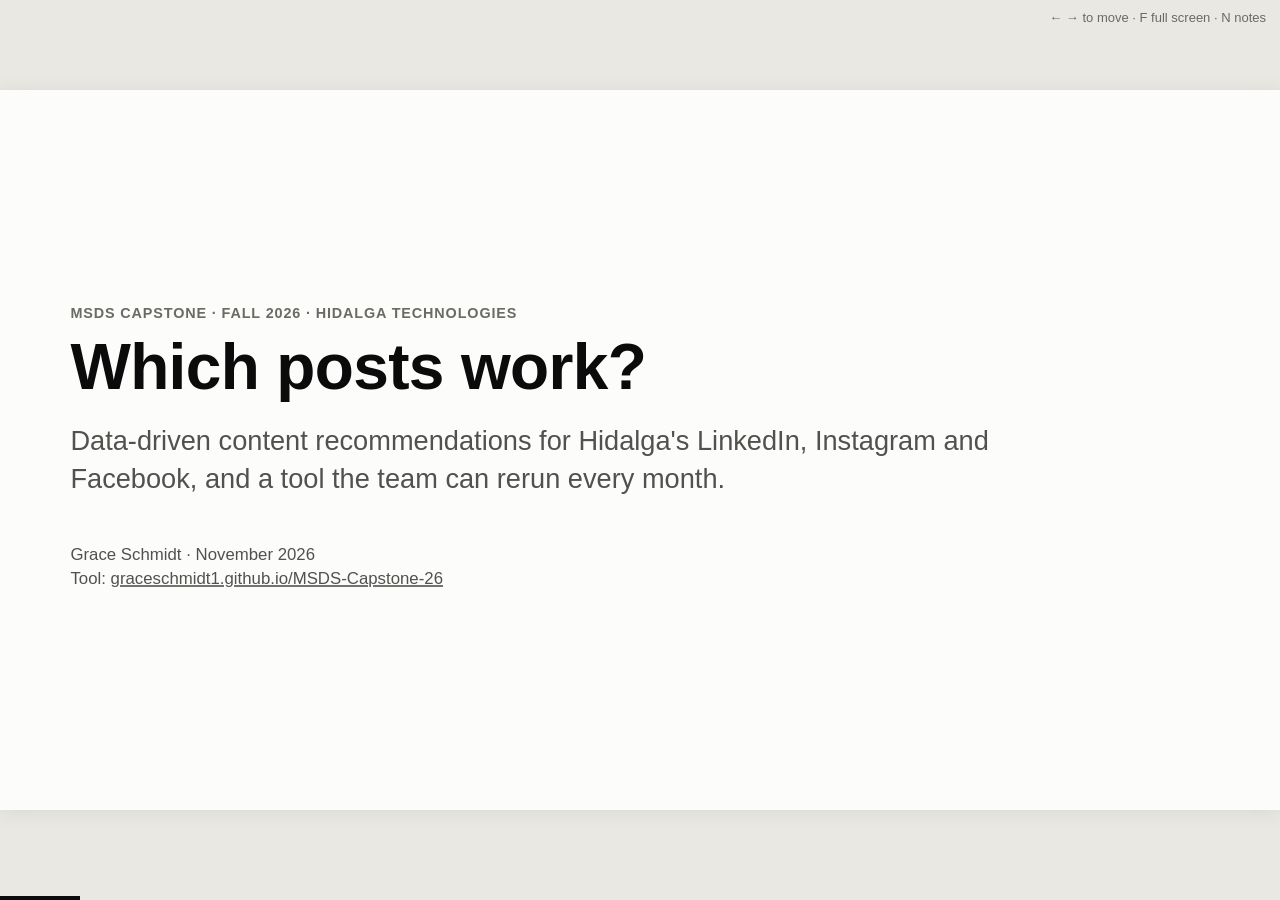
<file: presentation/index.html>
<!doctype html>
<html lang="en">
<head>
<meta charset="utf-8">
<meta name="viewport" content="width=device-width, initial-scale=1">
<title>Which Posts Work?</title>
<link rel="icon" href="data:,">
<style>
:root{--bg:#fcfcfb;--card:#ffffff;--ink:#0b0b0b;--ink2:#52514e;--muted:#6b6a65;--line:#e6e5e0;
--good:#1d7a4f;--bad:#b3261e;--lean:#8a5a00;--fb:#2a78d6;--ig:#eb6834;--li:#1baf7a;color-scheme:light}
*{box-sizing:border-box}
html,body{margin:0;height:100%;background:#e9e8e3;overflow:hidden}
body{font:400 26px/1.4 -apple-system,BlinkMacSystemFont,"Segoe UI",Roboto,Helvetica,Arial,sans-serif;color:var(--ink)}
/* 1600×900 slides, scaled to fit the window (see the script) */
.deck{position:absolute;left:50%;top:50%;width:1600px;height:900px;transform-origin:center center}
.slide{position:absolute;inset:0;background:var(--bg);padding:64px 88px 56px;display:flex;flex-direction:column;
  box-shadow:0 2px 24px rgba(0,0,0,.08);visibility:hidden}
.slide.on{visibility:visible}
.kicker{font-size:18px;font-weight:600;letter-spacing:.06em;text-transform:uppercase;color:var(--muted);margin:0 0 10px}
h1{font-size:64px;line-height:1.1;margin:0 0 24px;letter-spacing:-.01em}
h2{font-size:46px;line-height:1.15;margin:0 0 28px;letter-spacing:-.01em}
h3{font-size:26px;margin:0 0 10px}
p{margin:0 0 16px}
ul{margin:0;padding-left:1.1em}li{margin:0 0 12px}li::marker{color:var(--muted)}
.lead{font-size:30px;color:var(--ink2);max-width:1250px}
.small{font-size:21px;color:var(--ink2)}.muted{color:var(--muted)}
.cap{font-size:20px;color:var(--ink2);margin-top:14px;max-width:1350px}
.body{flex:1;min-height:0;display:flex;flex-direction:column;justify-content:center;padding-bottom:28px}
/* text-only slides: larger type so the cards fill the slide */
.roomy .card{padding:34px 36px}.roomy .card h3{font-size:32px;margin-bottom:18px}
.roomy .card p,.roomy .card li{font-size:28px;line-height:1.4}.roomy .card li{margin-bottom:16px}
.cols{display:grid;gap:40px;min-height:0;align-items:center}.cols>.card{align-self:stretch}
.c2{grid-template-columns:1fr 1fr}.c3{grid-template-columns:repeat(3,1fr)}.c55{grid-template-columns:1.25fr 1fr}
.card{background:var(--card);border:1px solid var(--line);border-radius:14px;padding:26px 28px}
.card h3{margin-bottom:12px}.card p,.card li{font-size:22px;color:var(--ink2)}
.n{font-size:56px;font-weight:650;line-height:1;margin-bottom:8px;font-variant-numeric:tabular-nums}
figure{margin:0;display:flex;flex-direction:column;min-height:0}
figure img{display:block;max-width:100%;max-height:560px;object-fit:contain;border:1px solid var(--line);border-radius:10px;background:#fcfcfb}
.shot img{box-shadow:0 4px 18px rgba(0,0,0,.08)}
.good{color:var(--good)}.bad{color:var(--bad)}.lean{color:var(--lean)}
.tag{font-weight:650}
table{border-collapse:collapse;width:100%;font-size:22px}
th,td{text-align:left;padding:10px 12px;border-bottom:1px solid var(--line);vertical-align:top}
th{color:var(--ink2);font-weight:600;font-size:19px}td.num{text-align:right;font-variant-numeric:tabular-nums}
.foot{position:absolute;left:88px;right:88px;bottom:22px;display:flex;justify-content:space-between;font-size:15px;color:var(--muted)}
.dot{display:inline-block;width:14px;height:14px;border-radius:50%;margin-right:8px;vertical-align:1px}
a{color:inherit}
code{font:500 .85em ui-monospace,SFMono-Regular,Menlo,monospace;background:#f1f0ec;padding:1px 6px;border-radius:5px}
/* pipeline diagram */
.flow{display:grid;grid-template-columns:1.15fr 64px 1fr 64px 1.05fr;align-items:stretch;gap:0}
.flow .arrow{display:flex;align-items:center;justify-content:center;font-size:40px;color:var(--muted)}
.src{background:var(--card);border:1px solid var(--line);border-radius:14px;padding:18px 22px;margin-bottom:16px}
.src h3{font-size:23px;margin-bottom:6px}.src p,.src li{font-size:19px;color:var(--ink2);margin:0 0 4px}
.src ul{padding-left:1em}
.stack{display:flex;flex-direction:column;justify-content:center}
.ver{display:flex;gap:14px;align-items:baseline;padding:10px 0;border-bottom:1px solid var(--line);font-size:21px}
.ver b{min-width:46px}
/* speaker notes (N) */
.notes{display:none}
#notes{position:fixed;left:0;right:0;bottom:0;max-height:34vh;overflow:auto;background:#1d1d1c;color:#f2f1ec;
  font-size:17px;line-height:1.5;padding:14px 22px 18px;z-index:5}
#notes p{margin:0 0 8px}
#bar{position:fixed;left:0;bottom:0;height:4px;background:var(--ink);transition:width .2s;z-index:6}
#help{position:fixed;right:14px;top:10px;font:13px -apple-system,sans-serif;color:#6b6a65;z-index:6}
@media print{
  html,body{overflow:visible;background:#fff;height:auto}
  .deck{position:static;transform:none!important;width:auto;height:auto}
  .slide{position:relative;visibility:visible;width:1600px;height:900px;box-shadow:none;page-break-after:always;break-after:page}
  #notes,#bar,#help{display:none!important}
  @page{size:1600px 900px;margin:0}
}
</style>
</head>
<body>
<div class="deck" id="deck">

<!-- 1 ─ Title -->
<section class="slide" style="justify-content:center">
  <p class="kicker">MSDS Capstone · Fall 2026 · Hidalga Technologies</p>
  <h1 style="font-size:80px;max-width:1300px">Which posts work?</h1>
  <p class="lead" style="font-size:34px">Data-driven content recommendations for Hidalga's LinkedIn, Instagram and Facebook, and a
    tool the team can rerun every month.</p>
  <p class="small" style="margin-top:40px">Grace Schmidt · November 2026<br>
    Tool: <a href="https://graceschmidt1.github.io/MSDS-Capstone-26/">graceschmidt1.github.io/MSDS-Capstone-26</a></p>
  <aside class="notes"><p>Thanks for making the time. About 20 minutes of slides, then a live demo and the rest of the hour
    for your questions and what Hidalga wants next.</p></aside>
</section>

<!-- 2 ─ The question -->
<section class="slide roomy">
  <p class="kicker">The question</p>
  <h2>Hidalga posts on three platforms. Which choices actually help a post do well?</h2>
  <div class="body">
    <div class="cols c2">
      <div class="card"><h3>1 · Find what works</h3>
        <p>For each platform, which choices go with higher engagement once reach is accounted for:
          <b>format</b>, <b>content pillar</b>, <b>ICP segment</b>, <b>timing</b>, <b>paid boost</b>?</p></div>
      <div class="card"><h3>2 · Hand it over</h3>
        <p>A tool the marketing team can rerun each month on new exports, with plain verdicts
          (“do more”, “do less”, “keep testing”) and scores for planned posts. No data science needed.</p></div>
    </div>
    <p class="cap" style="margin-top:32px">Engagement rate = (reactions + comments + shares + clicks) ÷ impressions,
      one formula for every platform. Results are patterns in past posts, not proof of cause.</p>
  </div>
  <aside class="notes"><p>Two goals: an answer now, and a tool that keeps answering as new posts come in.</p>
    <p>The unified rate matters: Loomly's Instagram rate divided by reach, LinkedIn's by impressions. One formula makes
    posts comparable within a platform.</p></aside>
</section>

<!-- 3 ─ Data: exports → master -->
<section class="slide">
  <p class="kicker">The data</p>
  <h2>Two tools' exports, combined into one master workbook</h2>
  <div class="body">
    <div class="flow">
      <div class="stack">
        <div class="src"><h3>Loomly <span class="muted" style="font-weight:400">(scheduling tool)</span></h3>
          <ul><li>Social media workbook: every Facebook, Instagram and LinkedIn post with date, time, format,
            labels (pillar, ICP segment) and metrics</li>
            <li>Monthly follower counts; click data for Loomly short links</li></ul></div>
        <div class="src"><h3>LinkedIn <span class="muted" style="font-weight:400">(page admin exports)</span></h3>
          <ul><li>Content export: LinkedIn's own numbers per post, plus daily page metrics</li>
            <li>Visitors export: daily visitors and visitor demographics</li></ul></div>
      </div>
      <div class="arrow">→</div>
      <div class="stack">
        <div class="src" style="margin:0"><h3>Clean and choose</h3>
          <ul><li>~35 files were <b>repeated, overlapping pulls</b> of the same accounts, so keep the most complete,
            latest copy of each record, not all of them</li>
            <li>Facebook and Instagram numbers from Loomly; <b>LinkedIn numbers from LinkedIn's own export</b>;
            pillar and segment tags from Loomly labels</li>
            <li>Backfill tags on older posts, one unified engagement rate</li></ul></div>
      </div>
      <div class="arrow">→</div>
      <div class="stack">
        <div class="src" style="margin:0"><h3>Master workbook</h3>
          <p style="margin-bottom:10px">One row per post, plus supporting sheets</p>
          <div class="n" style="font-size:52px">391</div>
          <p>posts, Sep 2025 – Sep 2026<br>
            <span class="dot" style="background:var(--fb)"></span>Facebook 124
            <span class="dot" style="background:var(--ig);margin-left:10px"></span>Instagram 130<br>
            <span class="dot" style="background:var(--li)"></span>LinkedIn 137 · 100% tagged</p></div>
      </div>
    </div>
  </div>
  <aside class="notes"><p>You know these exports better than anyone. The work was deciding which copy to trust: each month's
    Loomly workbook restarts at January 1, so the files overlap heavily. Concatenating them would multiply posts 3–8×.</p>
    <p>LinkedIn rule we agreed on: LinkedIn's native numbers are the record; Loomly's LinkedIn numbers are kept only for
    comparison. Every choice is written down in DATA_CLEANING_PLAN.md and merge_decisions.csv.</p></aside>
</section>

<!-- 4 ─ Data: master versions -->
<section class="slide">
  <p class="kicker">The data</p>
  <h2>The master grows by versions, and old rows never change</h2>
  <div class="body">
    <div class="cols c55">
      <div>
        <div class="ver"><b>v1</b><span>Full consolidation of the Loomly and LinkedIn exports: <b>374 posts</b>, tags reviewed by hand</span></div>
        <div class="ver"><b>v2</b><span>September Loomly workbook merged in: <b>+17 posts</b>, +3 follower months, +6 links</span></div>
        <div class="ver"><b>v3</b><span>Reviewed corrections: 40 pillars recovered, experiment period flagged; <b>100% tagged</b></span></div>
        <div class="ver"><b>v4…</b><span>Next month: drop the new exports into the web page, download the next version</span></div>
        <p class="cap" style="margin-top:22px">Each update starts from a copy of the last master, only appends new rows, logs
          (never applies) changed numbers for posts it already has, then re-reads every original cell and stops if
          anything differs.</p>
      </div>
      <div class="card" style="align-self:start"><h3>Partial exports are fine</h3>
        <p>Any subset of the exports works. Without the LinkedIn content export, new LinkedIn posts use Loomly's numbers
          and the tool says so.</p>
        <h3 style="margin-top:22px">Things it flags</h3>
        <ul><li>new posts with no pillar or ICP segment in Loomly</li>
          <li>a post format the tool hasn't seen</li>
          <li>a file it doesn't recognise</li></ul></div>
    </div>
  </div>
  <aside class="notes"><p>Append-only is what makes this safe to hand over: you can't accidentally overwrite history.</p>
    <p>One practical ask (later slide): export a fresh Loomly workbook each time rather than adding to last month's file,
    otherwise older posts carry stale numbers.</p></aside>
</section>

<!-- 5 ─ Key idea: reach -->
<section class="slide">
  <p class="kicker">The key idea</p>
  <h2>Small posts naturally have high rates, so compare each post with its reach</h2>
  <div class="body">
    <figure><img src="img/reach.png" alt="Engagement rate against impressions for each platform, with a curve for the typical rate at each reach"></figure>
    <p class="cap">Each dot is a post; the black line is the typical rate for that many impressions (a spline fitted per
      platform). A post's <b>lift</b> is how far it sits above or below the line. Every result that follows compares lift,
      not raw rate.</p>
  </div>
  <aside class="notes"><p>Without this, the analysis just rediscovers audience size. Example: early on “video is the worst
    format” — but videos were reaching more people. After reach, video is no different from images.</p>
    <p>Instagram shows it most clearly: rate falls steadily as impressions rise.</p></aside>
</section>

<!-- 6 ─ Approach -->
<section class="slide roomy">
  <p class="kicker">Approach</p>
  <h2>Two stages: understand the past, then make it usable</h2>
  <div class="body">
    <div class="cols c3">
      <div class="card"><h3>Stage 1 · Models</h3>
        <ul><li>Regression on engagement rate, one model per platform</li>
          <li>Classification: did a post beat its reach?</li>
          <li>OLS, ridge, lasso, elastic net, trees, random forest</li></ul></div>
      <div class="card"><h3>Stage 1 · Checks</h3>
        <ul><li>Repeated cross-validation (5-fold × 10)</li>
          <li>500 bootstrap refits, 5 sensitivity variants</li>
          <li>Corrections for many comparisons; effect sizes</li></ul></div>
      <div class="card"><h3>Stage 2 · Tool</h3>
        <ul><li>Plain verdicts per choice, per platform</li>
          <li>What changed in the last 90 days</li>
          <li>Scores for planned posts</li>
          <li>Runs in the browser; Excel and HTML reports</li></ul></div>
    </div>
    <p class="cap" style="margin-top:30px">Everything is in Python with versioned runs: each result records the data file's hash,
      the code version and the random seed, so it can be reproduced exactly.</p>
  </div>
  <aside class="notes"><p>Stage 1 answered “is there anything here, and how sure are we?”. Stage 2 turned the reliable
    parts into something the team can run without me.</p></aside>
</section>

<!-- 7 ─ What works -->
<section class="slide">
  <p class="kicker">Findings</p>
  <h2>Format is what matters, most clearly on LinkedIn</h2>
  <div class="body">
    <figure><img src="img/formats.png" alt="Each format compared with Image after reach, with 95% intervals and the tool's verdicts"></figure>
    <p class="cap">Lift compared with Image posts on the same platform, with 95% bootstrap intervals; post counts in brackets.
      <b class="good">LinkedIn Documents</b> average <b>+14 points</b> (77% beat their reach) and hold in every check;
      <b class="bad">LinkedIn Links</b> trail by 3 points (11% beat their reach). Instagram Carousel and LinkedIn
      Multi-Image are promising.</p>
  </div>
  <aside class="notes"><p>Document = the PDF/carousel-style LinkedIn post. All 13 ran July–September 2026, so a
    period-specific factor can't be fully ruled out; that's why “keep doing them and keep measuring”.</p>
    <p>Format is the only factor whose joint test survives the multiple-comparison correction (LinkedIn and
    Instagram).</p></aside>
</section>

<!-- 8 ─ What doesn't matter -->
<section class="slide">
  <p class="kicker">Findings</p>
  <h2>Pillar, segment, timing and boost: no detectable difference yet</h2>
  <div class="body">
    <div class="cols c55">
      <div>
        <table>
          <thead><tr><th>Joint test, after correction</th><th>Facebook</th><th>Instagram</th><th>LinkedIn</th></tr></thead>
          <tbody>
            <tr><td><b>Format</b></td><td class="num">0.33</td><td class="num"><b>0.02</b></td><td class="num"><b>&lt;0.001</b></td></tr>
            <tr><td>Content pillar</td><td class="num">0.33</td><td class="num">0.52</td><td class="num">0.96</td></tr>
            <tr><td>ICP segment</td><td class="num">0.41</td><td class="num">0.35</td><td class="num">0.96</td></tr>
            <tr><td>Timing (weekend, time of day)</td><td class="num">0.83</td><td class="num">0.71</td><td class="num">0.96</td></tr>
            <tr><td>Paid boost</td><td class="num">–</td><td class="num">–</td><td class="num">0.96</td></tr>
          </tbody>
        </table>
        <p class="cap">Joint Wald tests from a regression of lift on every option (robust standard errors),
          Benjamini–Hochberg adjusted p-values. Below 0.05 = evidence that the options differ.</p>
      </div>
      <div class="card" style="align-self:start"><h3>What that means</h3>
        <p>Choose pillar and segment on strategy, not on past engagement. The differences are small enough that ~125 posts
          per platform can't separate them.</p>
        <p>The tool lists each unsettled choice with roughly how many more posts would settle it (e.g. Instagram Carousel:
          about 15).</p></div>
    </div>
  </div>
  <aside class="notes"><p>A null result is still useful: it says the team isn't leaving engagement on the table by
    choosing pillars and segments for business reasons.</p>
    <p>“No detectable difference” is not “no difference”: with more posts some of these may separate.</p></aside>
</section>

<!-- 9 ─ How sure -->
<section class="slide">
  <p class="kicker">How sure are we?</p>
  <h2>Better than guessing, but individual posts stay hard to predict</h2>
  <div class="body">
    <figure><img src="img/models.png" alt="Held-out R squared and AUC for each platform, mean and one standard deviation"></figure>
    <p class="cap">Scores on posts the models didn't see (5-fold cross-validation × 10, mean ± 1 SD). Instagram's rate is
      partly predictable (R² 0.44, mostly from reach); Facebook's isn't. Whether a post beats its reach is predicted
      at AUC 0.64–0.67 on every platform: useful for ranking a plan, not for promising a number. The tool marks
      Facebook's scores as rough.</p>
  </div>
  <aside class="notes"><p>Rigor behind every verdict: a choice is “Do more / Do less” only if it survives the
    multiple-comparison correction AND holds whether reach is modelled with 3, 4 or 5 spline knots.</p>
    <p>Also checked: standard errors when a post counts in several segments (naive ones were up to 1.8× too small,
    so all tests use robust errors).</p></aside>
</section>

<!-- 10 ─ Facebook -->
<section class="slide">
  <p class="kicker">A closer look</p>
  <h2>Facebook's recent rise is a swing, not a trend</h2>
  <div class="body">
    <div class="cols c55">
      <figure><img src="img/quarters.png" alt="Share of posts beating their reach by quarter for each platform"></figure>
      <div>
        <p>Facebook went 18% → 61% → 27% → 69% of posts beating their reach, quarter by quarter.</p>
        <ul class="small"><li>Median <b>17 impressions</b> per post: one or two interactions move a rate by 5–15 points</li>
          <li>Not format, pillar, segment, timing or follower growth (6 → 18 followers, steady)</li>
          <li>Not the Q2–Q3 experiment period: no effect on any platform once content is in the model</li></ul>
        <p class="cap">Share of posts above the dashed 50% line = more posts beat their reach than not. Quarters with at
          least 10 posts.</p>
      </div>
    </div>
  </div>
  <aside class="notes"><p>The tool's 90-day check flagged Facebook as “doing better recently” (71% vs 38%). Rather
    than report that as a win, I tested it: it's the latest upswing of a quarter-to-quarter swing on a tiny audience.
    The report now carries a caution note for Facebook.</p>
    <p>LinkedIn's rise is real but explained: it's the Document posts.</p></aside>
</section>

<!-- 11 ─ The tool -->
<section class="slide">
  <p class="kicker">The tool</p>
  <h2>A web page: drop in the files, read the results</h2>
  <div class="body">
    <div class="cols c2">
      <figure class="shot"><img src="img/tool_inputs.png" alt="The tool's input screen with three drop boxes"></figure>
      <figure class="shot"><img src="img/tool_linkedin.png" alt="The LinkedIn results tab with verdicts and a chart"></figure>
    </div>
    <p class="cap">Left: master workbook (required), new exports and a plan of upcoming posts (both optional). Right: the
      LinkedIn tab, with the 90-day check, the verdicts and every choice on a chart. Results download as Excel, a one-page
      HTML report, or all files. Python runs inside the browser, so <b>no file leaves the computer</b>.</p>
  </div>
  <aside class="notes"><p>Same code as the command-line version; results match to 13 decimal places. Hosted free on GitHub
    Pages, nothing to install. First visit takes about a minute to load Python; a run takes about 40 seconds.</p></aside>
</section>

<!-- 12 ─ Demo -->
<section class="slide">
  <p class="kicker">Live demo</p>
  <h2>Monthly update in four steps</h2>
  <div class="body">
    <div class="cols c55">
      <div>
        <ol style="padding-left:1.2em">
          <li>Open <a href="https://graceschmidt1.github.io/MSDS-Capstone-26/"><b>graceschmidt1.github.io/MSDS-Capstone-26</b></a></li>
          <li>Drop in the latest master, plus whichever new Loomly / LinkedIn exports you have</li>
          <li><b>Make recommendations</b> (~40 s)</li>
          <li>Download the new master and keep it; read the tabs or share the HTML report</li>
        </ol>
        <p class="cap" style="margin-top:20px">Demo: v1 + the September Loomly workbook rebuilds v2 exactly (17 new posts),
          with warnings for 3 untagged posts and 6 LinkedIn posts on Loomly's numbers.</p>
      </div>
      <figure class="shot"><img src="img/tool_update.png" alt="The Data update tab after adding the September exports"></figure>
    </div>
  </div>
  <aside class="notes"><p>Live: open the page, “use the master saved in the repo” for a plain run, or v1 + 092026 workbook
    to show the update. If the network is slow, the screenshot on this slide shows the same result.</p></aside>
</section>

<!-- 13 ─ Recommendations -->
<section class="slide roomy">
  <p class="kicker">Recommendations</p>
  <h2>What I'd tell the marketing team</h2>
  <div class="body">
    <div class="cols c2">
      <div class="card"><h3>Content</h3>
        <ul><li><span class="tag good">Do more</span> LinkedIn Documents</li>
          <li><span class="tag bad">Do less</span> LinkedIn Link posts; put the link in a Document or image post</li>
          <li><span class="tag lean">Keep testing</span> Instagram Carousel, LinkedIn Multi-Image</li>
          <li>Choose pillar and segment on strategy</li>
          <li>Read Facebook changes with caution</li></ul></div>
      <div class="card"><h3>Process</h3>
        <ul><li>Run the tool monthly with fresh exports</li>
          <li>Export a <b>new</b> Loomly workbook each time, not last month's with posts added</li>
          <li>Include the LinkedIn content export, so LinkedIn posts get LinkedIn's numbers</li>
          <li>Tag every post with a pillar and segment in Loomly</li>
          <li>Score planned posts before the month starts</li></ul></div>
    </div>
  </div>
  <aside class="notes"><p>The process points matter as much as the content ones: the tool is only as good as the
    exports it gets.</p></aside>
</section>

<!-- 14 ─ Limitations -->
<section class="slide roomy">
  <p class="kicker">Limits and next steps</p>
  <h2>What this can't say yet</h2>
  <div class="body">
    <div class="cols c2">
      <div class="card"><h3>Limits</h3>
        <ul><li>391 posts, about 125 per platform: only large effects show</li>
          <li>Associations in past posts, not causes</li>
          <li>The experiment period is the same as “Q2–Q3 2026”, so it can't be told apart from a time trend</li>
          <li>Post text is cut at 200 characters, so length and calls to action can't be tested</li></ul></div>
      <div class="card"><h3>Next</h3>
        <ul><li>Full post text from Loomly → test length and calls to action</li>
          <li>Day of week, posting hour, number of segments as features</li>
          <li>Link Loomly click data to posts</li>
          <li>Planned A/B tests (e.g. Document vs Image on the same topic) to move from association to cause</li></ul></div>
    </div>
  </div>
  <aside class="notes"><p>The most valuable next step is a deliberate test: alternate formats on matched topics for a
    quarter. That's the only way to get from “Documents go with higher engagement” to “Documents cause it”.</p></aside>
</section>

<!-- 15 ─ How we worked -->
<section class="slide roomy">
  <p class="kicker">How the work was run</p>
  <h2>Decisions made together, every step written down</h2>
  <div class="body">
    <div class="cols c2">
      <div class="card"><h3>With Hidalga</h3>
        <ul><li>Source rules agreed with Joshua: LinkedIn's native numbers for LinkedIn, Loomly for Facebook and
          Instagram, no pre-Sep-2025 backfill</li>
          <li>Tag fixes reviewed by hand before they went into the master</li>
          <li>Experiment-period posts kept in and flagged, not dropped</li></ul></div>
      <div class="card"><h3>In the repository</h3>
        <ul><li>Seven pull requests, one per stage</li>
          <li>232 automated tests; versioned runs with data hash and code version</li>
          <li><code>FINDINGS.md</code>: every result logged with the run that produced it</li>
          <li>Data plan and merge log for every cleaning decision</li></ul></div>
    </div>
  </div>
  <aside class="notes"><p>Joshua: anything here you'd describe differently? This slide is about how decisions were made,
    so it should match your view.</p></aside>
</section>

<!-- 16 ─ Discussion -->
<section class="slide">
  <p class="kicker">Discussion</p>
  <h2>Questions for Hidalga</h2>
  <div class="body">
    <ul style="font-size:34px;max-width:1350px">
      <li>Does the monthly workflow fit the team? Who would run it and keep the master?</li>
      <li>Can we get full post text out of Loomly?</li>
      <li>Is a planned format test (Document vs Image) possible next quarter?</li>
      <li>Which results would you want in front of leadership, and in what form?</li>
    </ul>
    <p class="small" style="margin-top:60px">Code, data pipeline and full results:
      <a href="https://github.com/GraceSchmidt1/MSDS-Capstone-26">github.com/GraceSchmidt1/MSDS-Capstone-26</a> ·
      written report: <a href="report.html">report.html</a></p>
  </div>
  <aside class="notes"><p>Open it up. Have the tool open in another tab in case Joshua wants to try a different file.</p></aside>
</section>

</div>
<div id="notes" hidden></div>
<div id="bar"></div>
<div id="help">← → to move · F full screen · N notes</div>
<script>
const slides = [...document.querySelectorAll(".slide")];
const deck = document.getElementById("deck"), notes = document.getElementById("notes");
slides.forEach((s, i) => {
  const f = document.createElement("div");
  f.className = "foot";
  f.innerHTML = i ? `<span>Which posts work? · Hidalga Technologies</span><span>${i + 1} / ${slides.length}</span>` : "";
  s.append(f);
});
let cur = 0;
function fit() {
  const k = Math.min(innerWidth / 1600, innerHeight / 900);
  deck.style.transform = `translate(-50%, -50%) scale(${k})`;
}
function show(i) {
  cur = Math.max(0, Math.min(slides.length - 1, i));
  slides.forEach((s, j) => s.classList.toggle("on", j === cur));
  const n = slides[cur].querySelector(".notes");
  notes.innerHTML = n ? n.innerHTML : "";
  document.getElementById("bar").style.width = `${(cur + 1) / slides.length * 100}%`;
  history.replaceState(null, "", `#${cur + 1}`);
}
addEventListener("resize", fit);
addEventListener("keydown", (e) => {
  if (["ArrowRight", "PageDown", " ", "Enter"].includes(e.key)) { e.preventDefault(); show(cur + 1); }
  else if (["ArrowLeft", "PageUp", "Backspace"].includes(e.key)) { e.preventDefault(); show(cur - 1); }
  else if (e.key === "Home") show(0);
  else if (e.key === "End") show(slides.length - 1);
  else if (e.key === "n" || e.key === "N") notes.hidden = !notes.hidden;
  else if (e.key === "f" || e.key === "F") {
    document.fullscreenElement ? document.exitFullscreen() : document.documentElement.requestFullscreen?.();
  }
});
addEventListener("click", (e) => {
  if (e.target.closest("a") || e.target.closest("#notes")) return;
  show(cur + (e.clientX > innerWidth / 3 ? 1 : -1));
});
fit();
show((parseInt(location.hash.slice(1), 10) || 1) - 1);
</script>
</body>
</html>
</file>
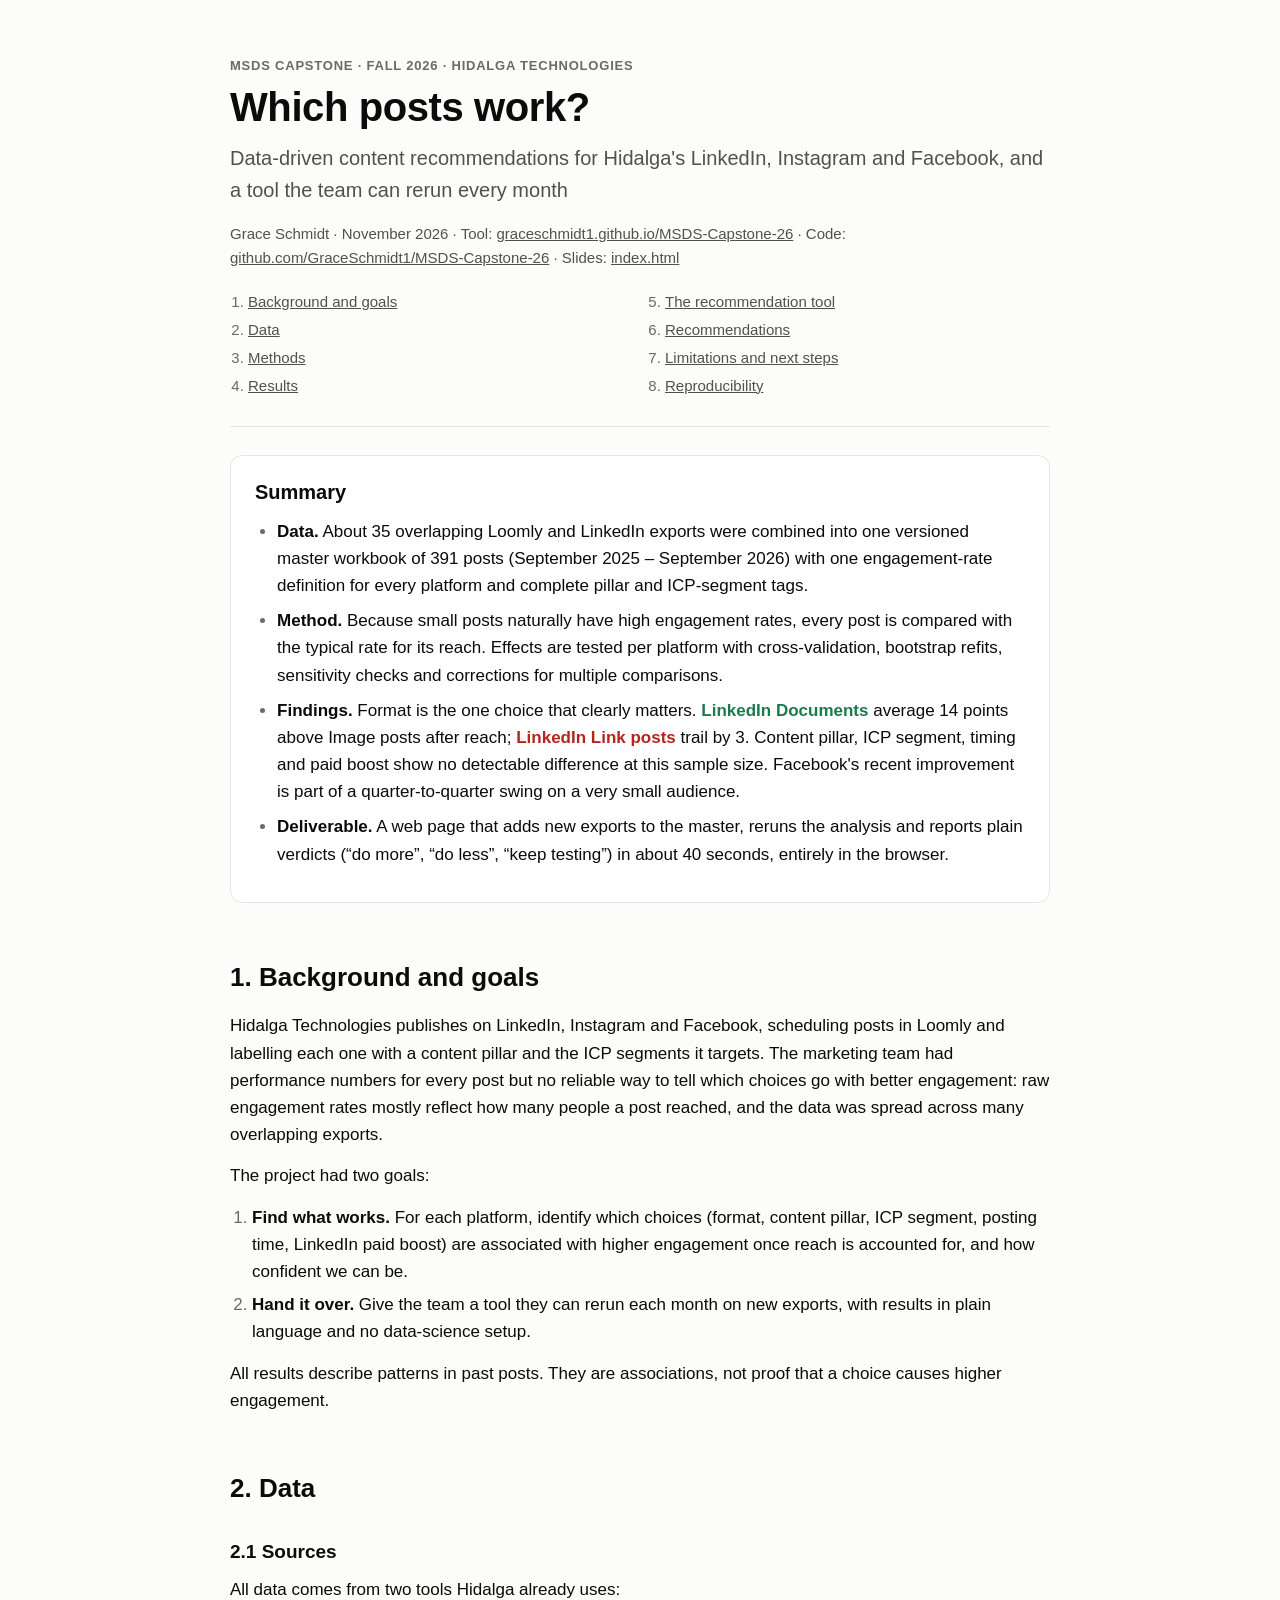
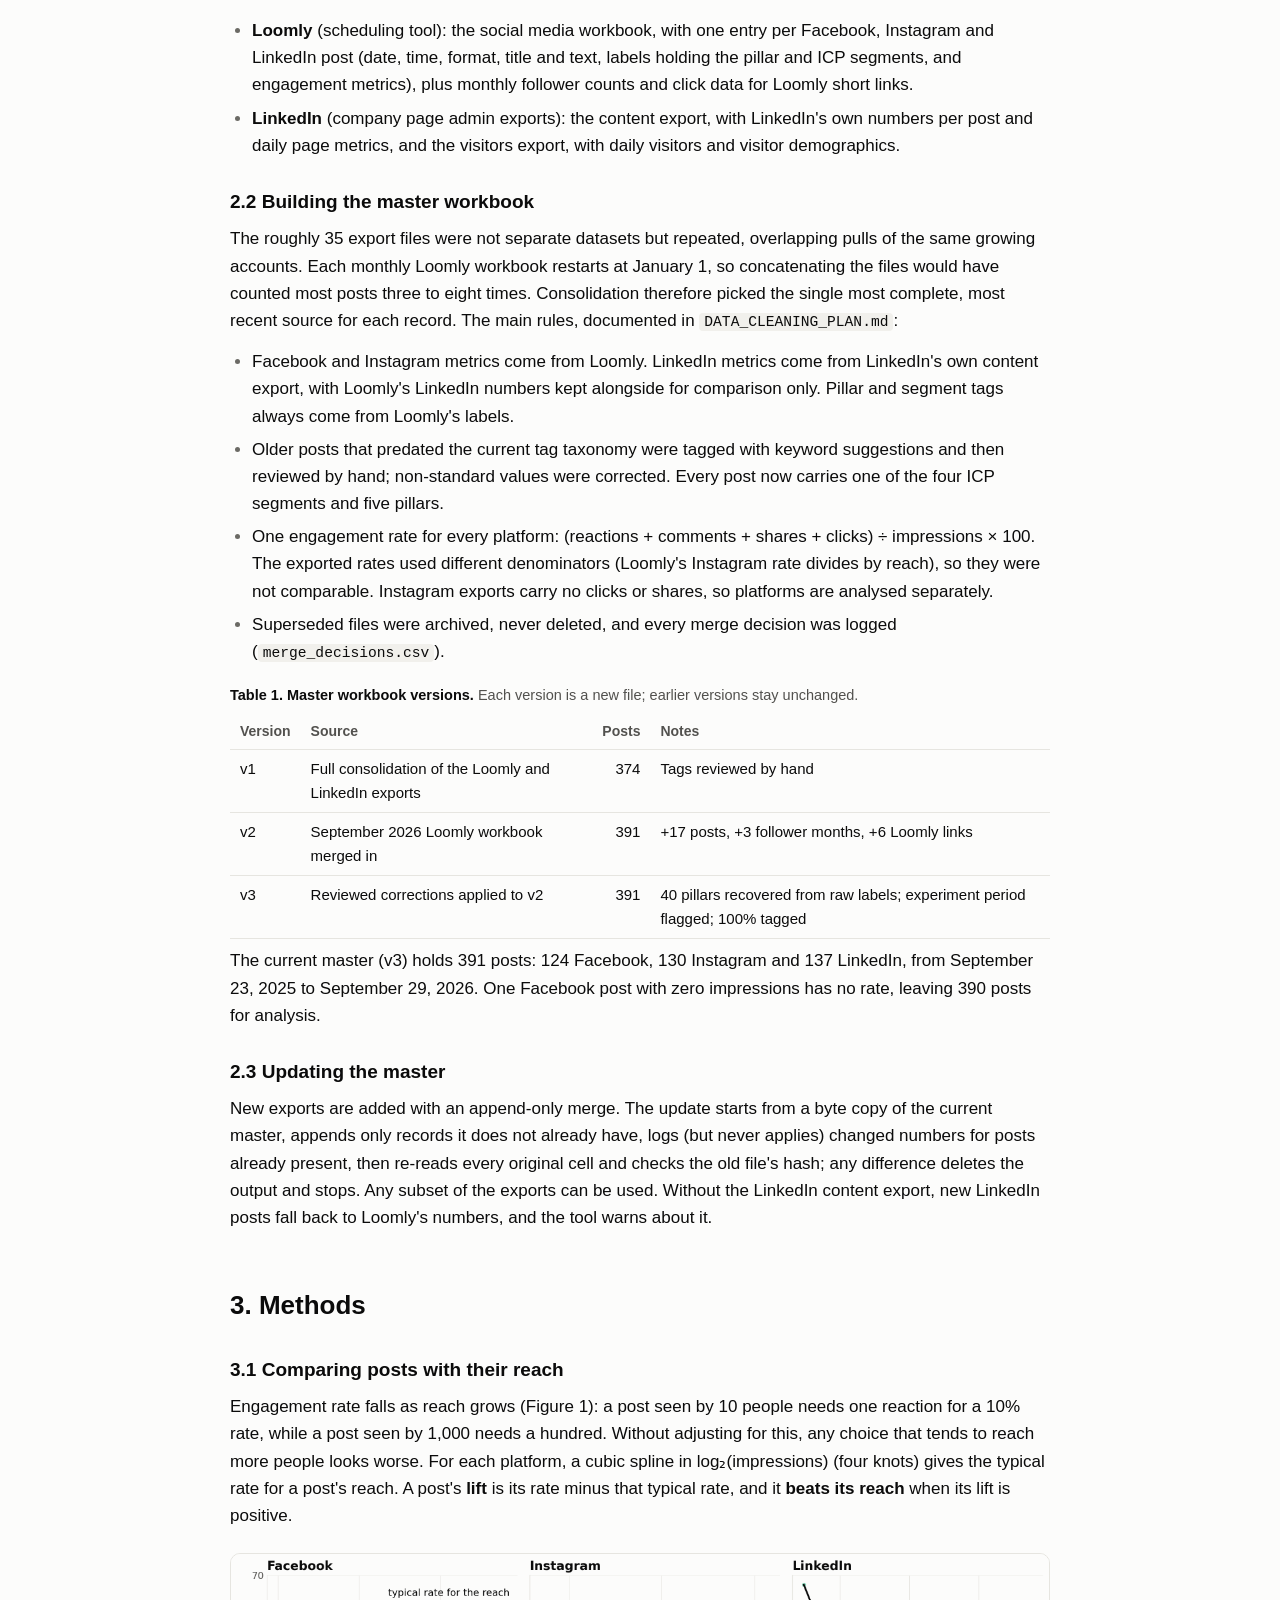
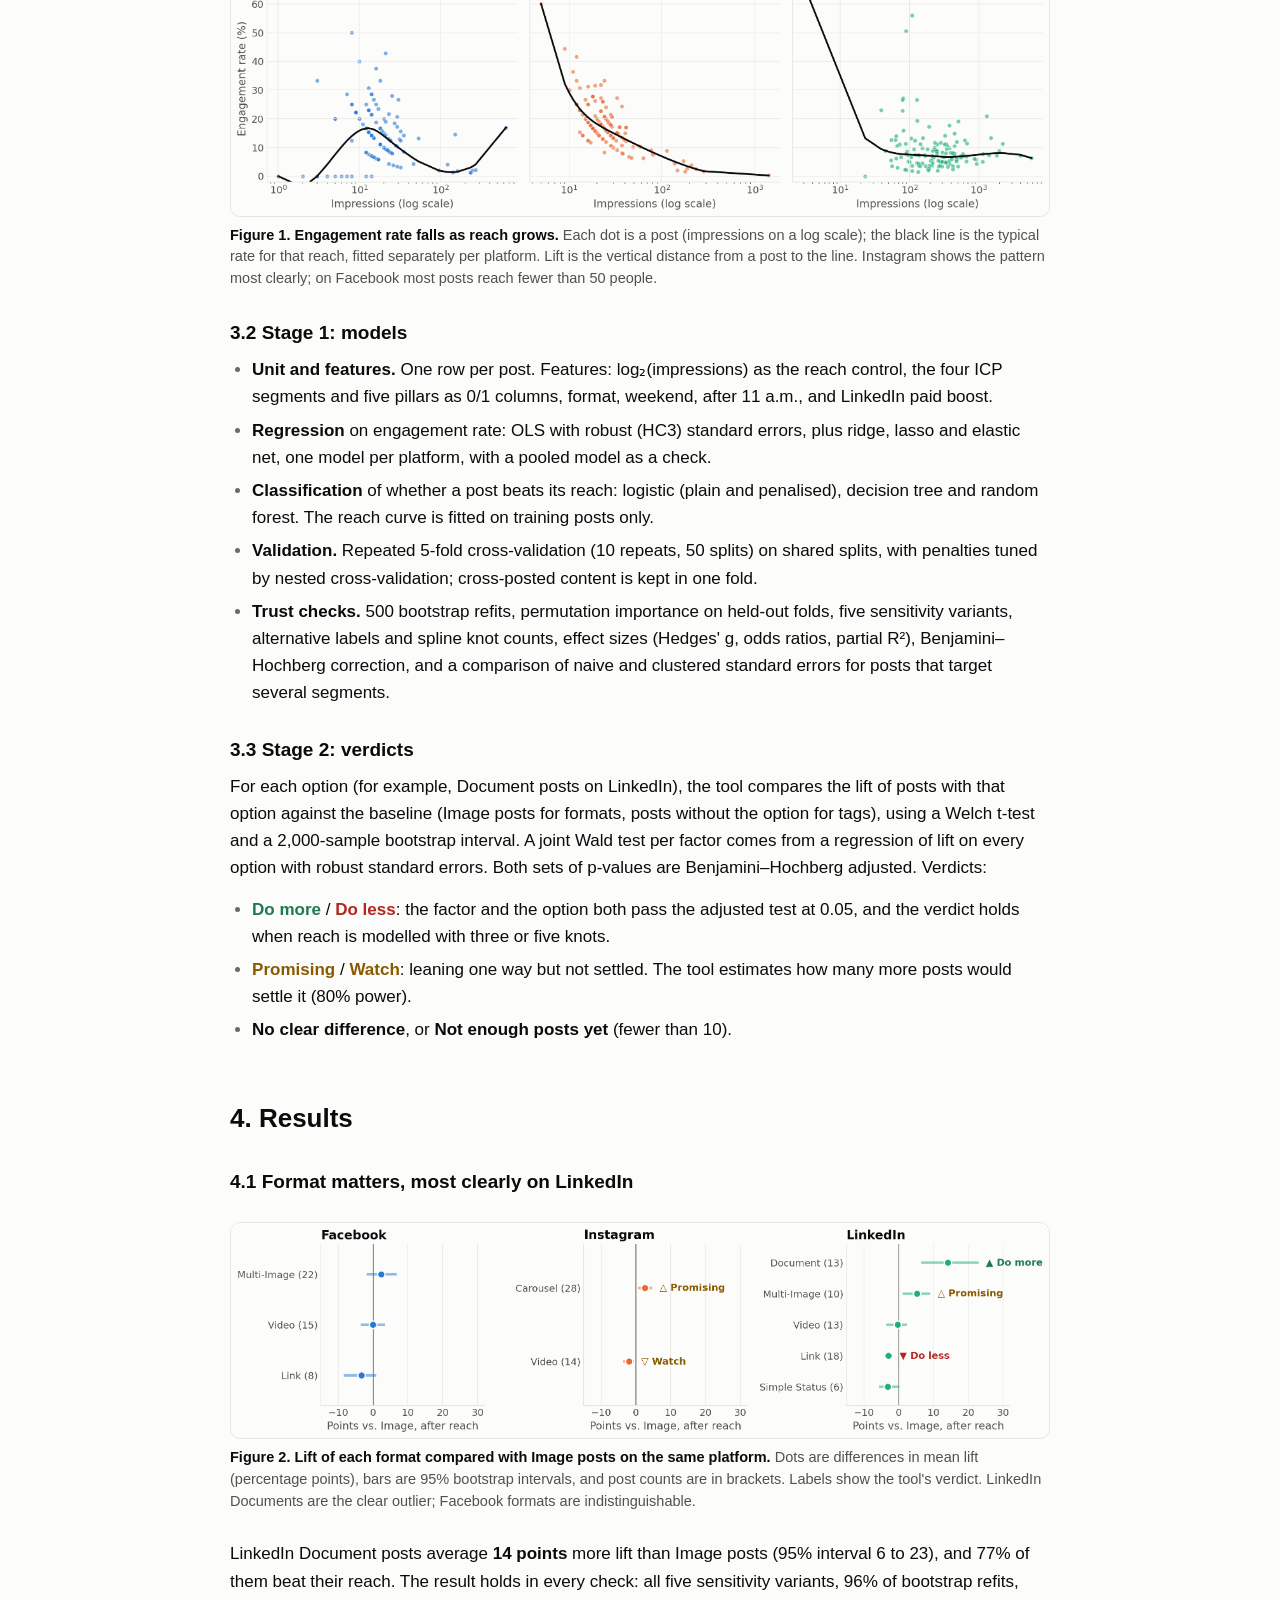
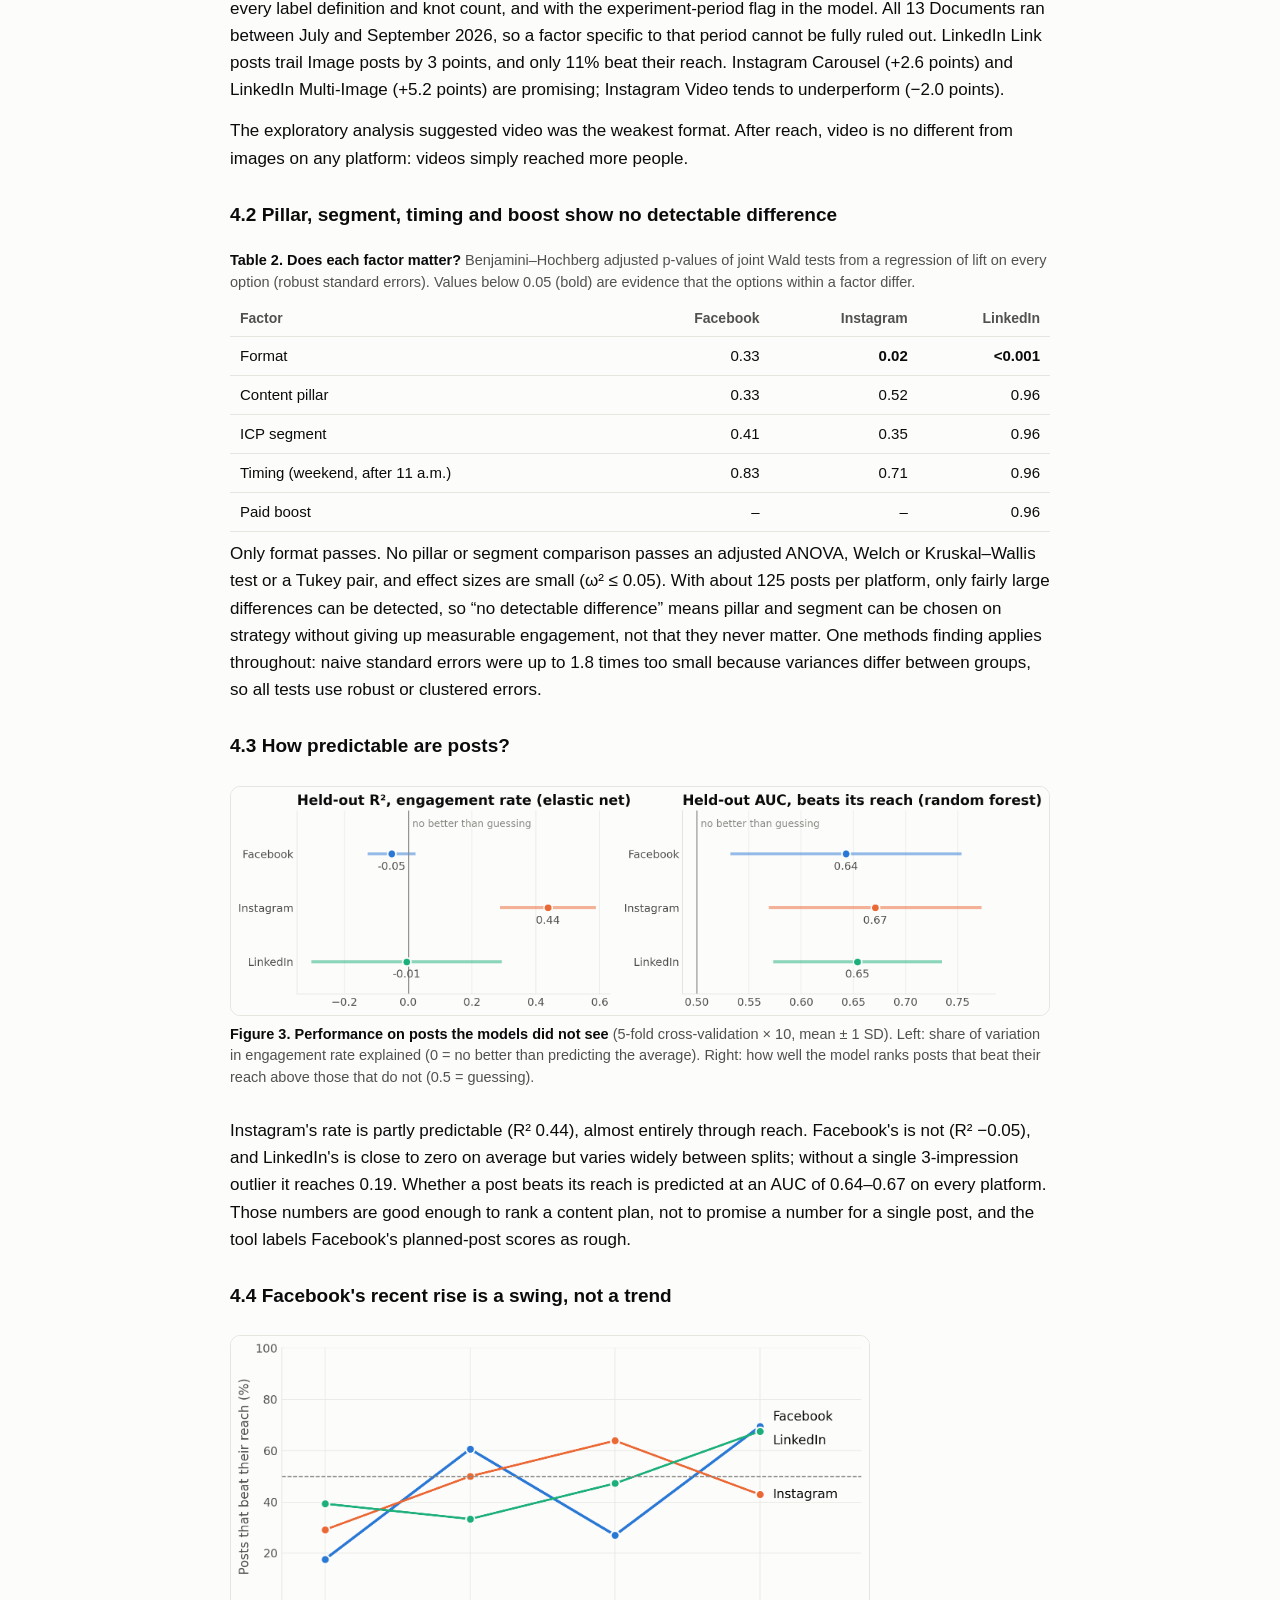
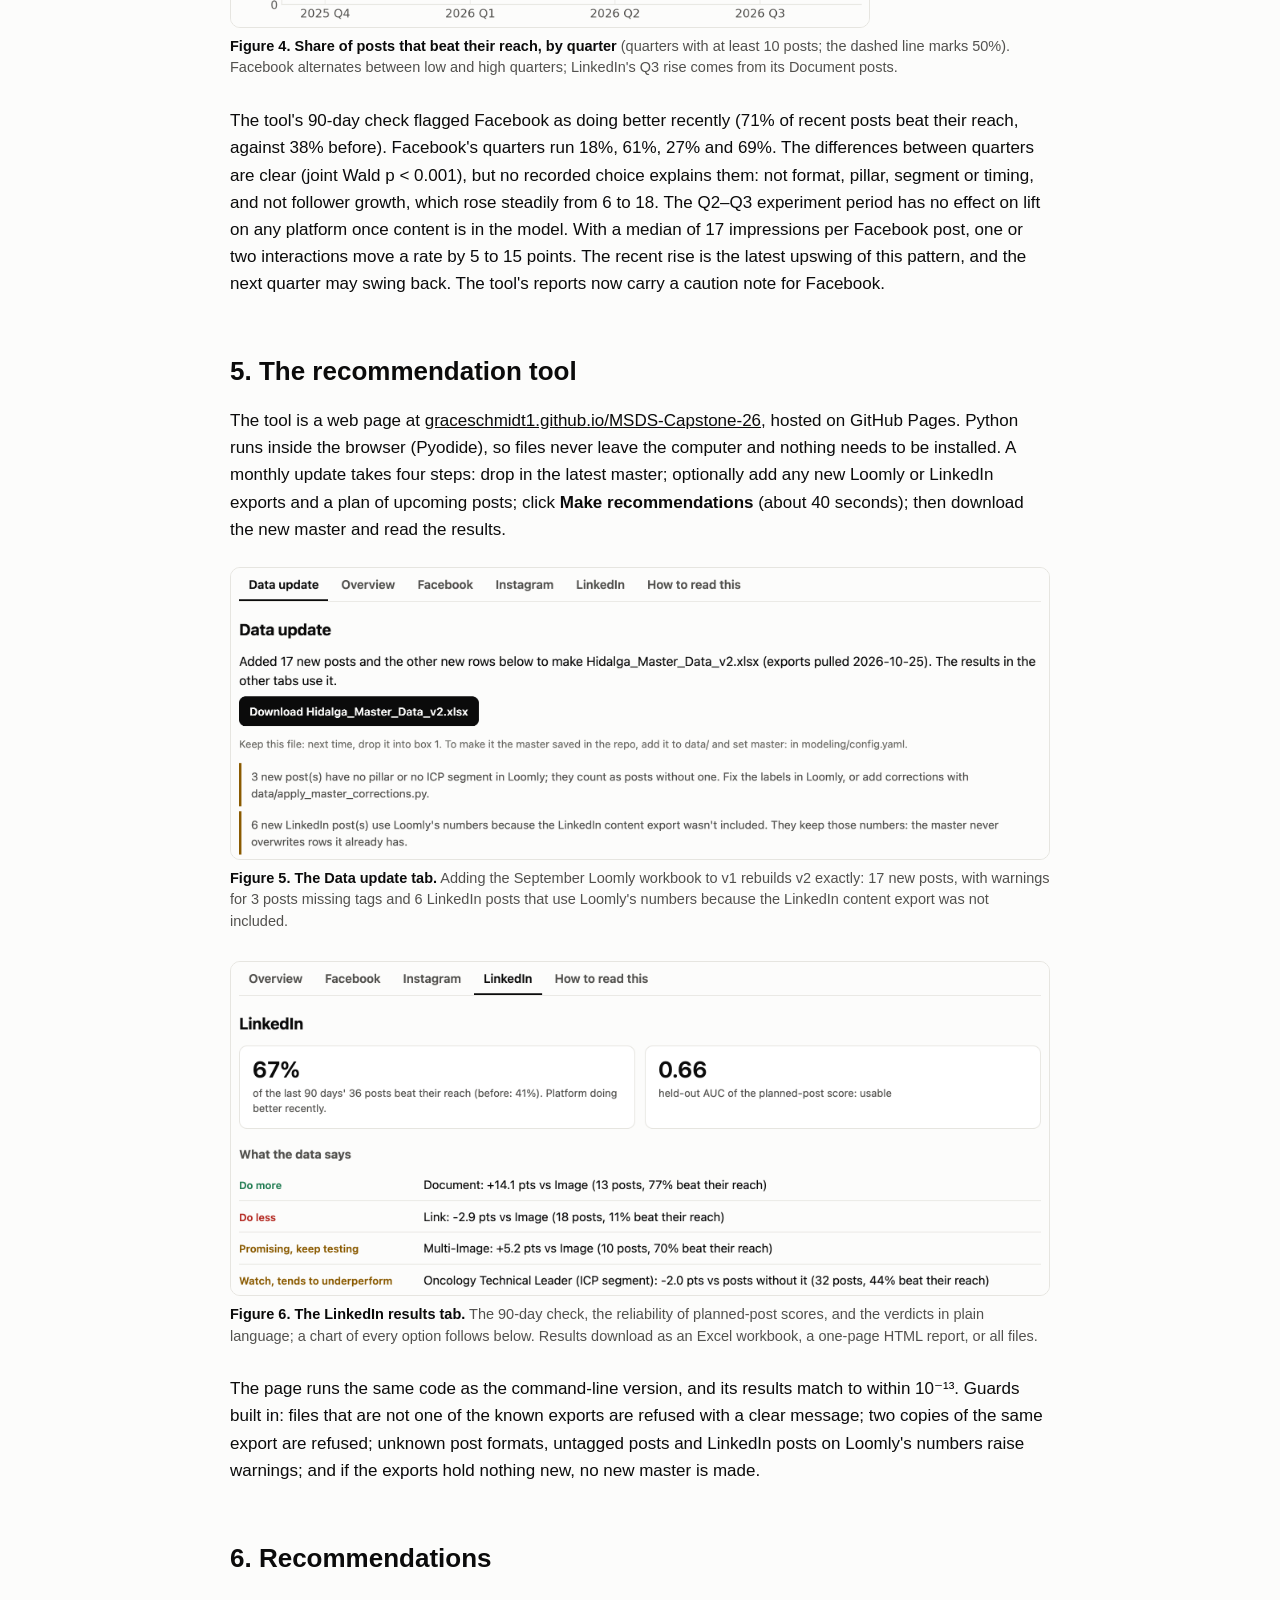
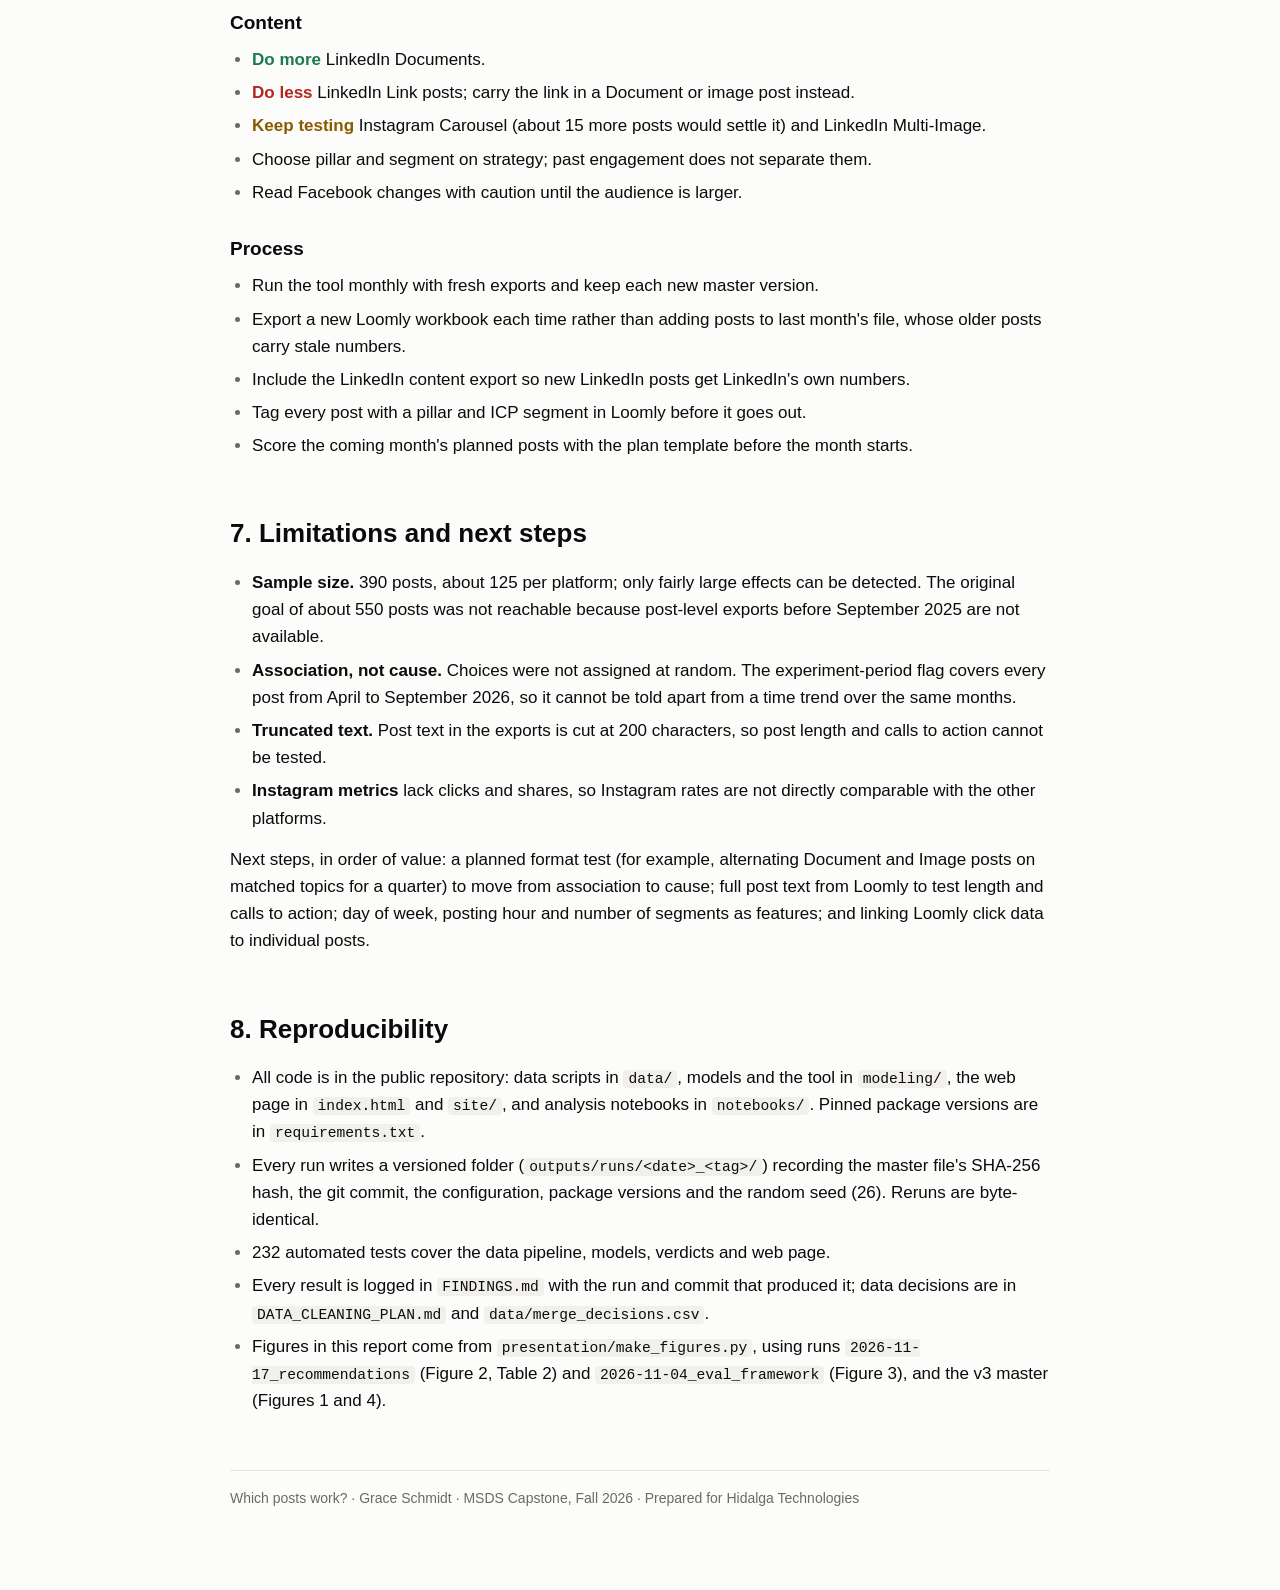
<file: presentation/report.html>
<!doctype html>
<html lang="en">
<head>
<meta charset="utf-8">
<meta name="viewport" content="width=device-width, initial-scale=1">
<title>Which Posts Work? Report</title>
<link rel="icon" href="data:,">
<style>
:root{--bg:#fcfcfb;--card:#ffffff;--ink:#0b0b0b;--ink2:#52514e;--muted:#6b6a65;--line:#e6e5e0;
--good:#1d7a4f;--bad:#b3261e;--lean:#8a5a00;color-scheme:light}
*{box-sizing:border-box}
body{margin:0;background:var(--bg);color:var(--ink);font:17px/1.6 -apple-system,BlinkMacSystemFont,"Segoe UI",Roboto,Helvetica,Arial,sans-serif}
main{max-width:860px;margin:0 auto;padding:56px 20px 80px}
header{border-bottom:1px solid var(--line);padding-bottom:24px;margin-bottom:8px}
.kicker{font-size:13px;font-weight:600;letter-spacing:.06em;text-transform:uppercase;color:var(--muted);margin:0 0 8px}
h1{font-size:40px;line-height:1.12;margin:0 0 12px;letter-spacing:-.01em}
.sub{font-size:20px;color:var(--ink2);margin:0 0 16px}
.byline{font-size:15px;color:var(--ink2);margin:0}
h2{font-size:26px;margin:48px 0 14px;padding-top:6px}
h3{font-size:19px;margin:28px 0 8px}
p{margin:0 0 14px}ul,ol{margin:0 0 14px;padding-left:1.3em}li{margin:0 0 6px}li::marker{color:var(--muted)}
a{color:inherit}
.muted{color:var(--muted)}
.summary{background:var(--card);border:1px solid var(--line);border-radius:12px;padding:20px 24px;margin:28px 0 8px}
.summary h2{margin:0 0 10px;padding:0;font-size:20px}
.summary li{margin-bottom:8px}
figure{margin:24px 0 28px}
figure img{width:100%;height:auto;display:block;border:1px solid var(--line);border-radius:10px;background:#fcfcfb}
figcaption,.tcap{font-size:14.5px;color:var(--ink2);margin-top:8px;line-height:1.5}
figcaption b,.tcap b{color:var(--ink)}
.tbl{overflow-x:auto;margin:20px 0 8px}
table{border-collapse:collapse;width:100%;font-size:15px}
th,td{text-align:left;padding:7px 10px;border-bottom:1px solid var(--line);vertical-align:top}
th{color:var(--ink2);font-weight:600;font-size:14px}td.num,th.num{text-align:right;font-variant-numeric:tabular-nums}
.tcap{margin:0 0 6px}
.good{color:var(--good)}.bad{color:var(--bad)}.lean{color:var(--lean)}.tag{font-weight:650}
code{font:500 .86em ui-monospace,SFMono-Regular,Menlo,monospace;background:#f1f0ec;padding:1px 5px;border-radius:4px}
.toc{font-size:15px;color:var(--ink2);columns:2;column-gap:32px;margin:20px 0 0;padding-left:1.2em}
.toc li{margin:0 0 4px;break-inside:avoid}
footer{margin-top:56px;padding-top:16px;border-top:1px solid var(--line);font-size:14px;color:var(--muted)}
@media (max-width:600px){h1{font-size:30px}.toc{columns:1}body{font-size:16px}}
@media print{
  body{background:#fff;font-size:11pt}
  main{max-width:none;padding:0}
  h2{break-after:avoid}h3{break-after:avoid}
  figure,.tbl,.summary{break-inside:avoid}
  a{text-decoration:none}
  @page{margin:18mm 16mm}
}
</style>
</head>
<body>
<main>

<header>
  <p class="kicker">MSDS Capstone · Fall 2026 · Hidalga Technologies</p>
  <h1>Which posts work?</h1>
  <p class="sub">Data-driven content recommendations for Hidalga's LinkedIn, Instagram and Facebook, and a tool the team
    can rerun every month</p>
  <p class="byline">Grace Schmidt · November 2026 ·
    Tool: <a href="https://graceschmidt1.github.io/MSDS-Capstone-26/">graceschmidt1.github.io/MSDS-Capstone-26</a> ·
    Code: <a href="https://github.com/GraceSchmidt1/MSDS-Capstone-26">github.com/GraceSchmidt1/MSDS-Capstone-26</a> ·
    Slides: <a href="index.html">index.html</a></p>
  <ol class="toc">
    <li><a href="#background">Background and goals</a></li>
    <li><a href="#data">Data</a></li>
    <li><a href="#methods">Methods</a></li>
    <li><a href="#results">Results</a></li>
    <li><a href="#tool">The recommendation tool</a></li>
    <li><a href="#recs">Recommendations</a></li>
    <li><a href="#limits">Limitations and next steps</a></li>
    <li><a href="#repro">Reproducibility</a></li>
  </ol>
</header>

<section class="summary">
  <h2>Summary</h2>
  <ul>
    <li><b>Data.</b> About 35 overlapping Loomly and LinkedIn exports were combined into one versioned master workbook
      of 391 posts (September 2025 – September 2026) with one engagement-rate definition for every platform and complete
      pillar and ICP-segment tags.</li>
    <li><b>Method.</b> Because small posts naturally have high engagement rates, every post is compared with the typical
      rate for its reach. Effects are tested per platform with cross-validation, bootstrap refits, sensitivity checks and
      corrections for multiple comparisons.</li>
    <li><b>Findings.</b> Format is the one choice that clearly matters. <span class="good tag">LinkedIn Documents</span>
      average 14 points above Image posts after reach; <span class="bad tag">LinkedIn Link posts</span> trail by 3.
      Content pillar, ICP segment, timing and paid boost show no detectable difference at this sample size.
      Facebook's recent improvement is part of a quarter-to-quarter swing on a very small audience.</li>
    <li><b>Deliverable.</b> A web page that adds new exports to the master, reruns the analysis and reports plain
      verdicts (“do more”, “do less”, “keep testing”) in about 40 seconds, entirely in the browser.</li>
  </ul>
</section>

<h2 id="background">1. Background and goals</h2>
<p>Hidalga Technologies publishes on LinkedIn, Instagram and Facebook, scheduling posts in Loomly and labelling each one
  with a content pillar and the ICP segments it targets. The marketing team had performance numbers for every post but
  no reliable way to tell which choices go with better engagement: raw engagement rates mostly reflect how many
  people a post reached, and the data was spread across many overlapping exports.</p>
<p>The project had two goals:</p>
<ol>
  <li><b>Find what works.</b> For each platform, identify which choices (format, content pillar, ICP segment, posting
    time, LinkedIn paid boost) are associated with higher engagement once reach is accounted for, and how confident
    we can be.</li>
  <li><b>Hand it over.</b> Give the team a tool they can rerun each month on new exports, with results in plain language
    and no data-science setup.</li>
</ol>
<p>All results describe patterns in past posts. They are associations, not proof that a choice causes higher
  engagement.</p>

<h2 id="data">2. Data</h2>
<h3>2.1 Sources</h3>
<p>All data comes from two tools Hidalga already uses:</p>
<ul>
  <li><b>Loomly</b> (scheduling tool): the social media workbook, with one entry per Facebook, Instagram and LinkedIn
    post (date, time, format, title and text, labels holding the pillar and ICP segments, and engagement metrics), plus
    monthly follower counts and click data for Loomly short links.</li>
  <li><b>LinkedIn</b> (company page admin exports): the content export, with LinkedIn's own numbers per post and daily
    page metrics, and the visitors export, with daily visitors and visitor demographics.</li>
</ul>

<h3>2.2 Building the master workbook</h3>
<p>The roughly 35 export files were not separate datasets but repeated, overlapping pulls of the same growing accounts.
  Each monthly Loomly workbook restarts at January 1, so concatenating the files would have counted most posts three to
  eight times. Consolidation therefore picked the single most complete, most recent source for each record. The main
  rules, documented in <code>DATA_CLEANING_PLAN.md</code>:</p>
<ul>
  <li>Facebook and Instagram metrics come from Loomly. LinkedIn metrics come from LinkedIn's own content export, with
    Loomly's LinkedIn numbers kept alongside for comparison only. Pillar and segment tags always come from Loomly's
    labels.</li>
  <li>Older posts that predated the current tag taxonomy were tagged with keyword suggestions and then reviewed by hand;
    non-standard values were corrected. Every post now carries one of the four ICP segments and five pillars.</li>
  <li>One engagement rate for every platform: (reactions + comments + shares + clicks) ÷ impressions × 100. The exported
    rates used different denominators (Loomly's Instagram rate divides by reach), so they were not comparable. Instagram
    exports carry no clicks or shares, so platforms are analysed separately.</li>
  <li>Superseded files were archived, never deleted, and every merge decision was logged
    (<code>merge_decisions.csv</code>).</li>
</ul>

<div class="tbl">
<p class="tcap"><b>Table 1. Master workbook versions.</b> Each version is a new file; earlier versions stay unchanged.</p>
<table>
  <thead><tr><th>Version</th><th>Source</th><th class="num">Posts</th><th>Notes</th></tr></thead>
  <tbody>
    <tr><td>v1</td><td>Full consolidation of the Loomly and LinkedIn exports</td><td class="num">374</td><td>Tags reviewed by hand</td></tr>
    <tr><td>v2</td><td>September 2026 Loomly workbook merged in</td><td class="num">391</td><td>+17 posts, +3 follower months, +6 Loomly links</td></tr>
    <tr><td>v3</td><td>Reviewed corrections applied to v2</td><td class="num">391</td><td>40 pillars recovered from raw labels; experiment period flagged; 100% tagged</td></tr>
  </tbody>
</table>
</div>
<p>The current master (v3) holds 391 posts: 124 Facebook, 130 Instagram and 137 LinkedIn, from September 23, 2025 to
  September 29, 2026. One Facebook post with zero impressions has no rate, leaving 390 posts for analysis.</p>

<h3>2.3 Updating the master</h3>
<p>New exports are added with an append-only merge. The update starts from a byte copy of the current master, appends
  only records it does not already have, logs (but never applies) changed numbers for posts already present, then
  re-reads every original cell and checks the old file's hash; any difference deletes the output and stops. Any subset
  of the exports can be used. Without the LinkedIn content export, new LinkedIn posts fall back to Loomly's numbers, and
  the tool warns about it.</p>

<h2 id="methods">3. Methods</h2>
<h3>3.1 Comparing posts with their reach</h3>
<p>Engagement rate falls as reach grows (Figure 1): a post seen by 10 people needs one reaction for a 10% rate, while a
  post seen by 1,000 needs a hundred. Without adjusting for this, any choice that tends to reach more people looks
  worse. For each platform, a cubic spline in log₂(impressions) (four knots) gives the typical rate for a post's reach.
  A post's <b>lift</b> is its rate minus that typical rate, and it <b>beats its reach</b> when its lift is positive.</p>
<figure>
  <img src="img/reach.png" alt="Engagement rate against impressions for each platform, with the typical-rate curve">
  <figcaption><b>Figure 1. Engagement rate falls as reach grows.</b> Each dot is a post (impressions on a log scale); the
    black line is the typical rate for that reach, fitted separately per platform. Lift is the vertical distance from a
    post to the line. Instagram shows the pattern most clearly; on Facebook most posts reach fewer than 50 people.</figcaption>
</figure>

<h3>3.2 Stage 1: models</h3>
<ul>
  <li><b>Unit and features.</b> One row per post. Features: log₂(impressions) as the reach control, the four ICP segments
    and five pillars as 0/1 columns, format, weekend, after 11 a.m., and LinkedIn paid boost.</li>
  <li><b>Regression</b> on engagement rate: OLS with robust (HC3) standard errors, plus ridge, lasso and elastic net,
    one model per platform, with a pooled model as a check.</li>
  <li><b>Classification</b> of whether a post beats its reach: logistic (plain and penalised), decision tree and random
    forest. The reach curve is fitted on training posts only.</li>
  <li><b>Validation.</b> Repeated 5-fold cross-validation (10 repeats, 50 splits) on shared splits, with penalties tuned by
    nested cross-validation; cross-posted content is kept in one fold.</li>
  <li><b>Trust checks.</b> 500 bootstrap refits, permutation importance on held-out folds, five sensitivity variants,
    alternative labels and spline knot counts, effect sizes (Hedges' g, odds ratios, partial R²), Benjamini–Hochberg
    correction, and a comparison of naive and clustered standard errors for posts that target several segments.</li>
</ul>

<h3>3.3 Stage 2: verdicts</h3>
<p>For each option (for example, Document posts on LinkedIn), the tool compares the lift of posts with that option
  against the baseline (Image posts for formats, posts without the option for tags), using a Welch t-test and a
  2,000-sample bootstrap interval. A joint Wald test per factor comes from a regression of lift on every option with
  robust standard errors. Both sets of p-values are Benjamini–Hochberg adjusted. Verdicts:</p>
<ul>
  <li><span class="good tag">Do more</span> / <span class="bad tag">Do less</span>: the factor and the option both pass
    the adjusted test at 0.05, and the verdict holds when reach is modelled with three or five knots.</li>
  <li><span class="lean tag">Promising</span> / <span class="lean tag">Watch</span>: leaning one way but not settled. The
    tool estimates how many more posts would settle it (80% power).</li>
  <li><b>No clear difference</b>, or <b>Not enough posts yet</b> (fewer than 10).</li>
</ul>

<h2 id="results">4. Results</h2>
<h3>4.1 Format matters, most clearly on LinkedIn</h3>
<figure>
  <img src="img/formats.png" alt="Each format compared with Image after reach, with 95% intervals and verdicts">
  <figcaption><b>Figure 2. Lift of each format compared with Image posts on the same platform.</b> Dots are differences in
    mean lift (percentage points), bars are 95% bootstrap intervals, and post counts are in brackets. Labels show the
    tool's verdict. LinkedIn Documents are the clear outlier; Facebook formats are indistinguishable.</figcaption>
</figure>
<p>LinkedIn Document posts average <b>14 points</b> more lift than Image posts (95% interval 6 to 23), and 77% of them beat
  their reach. The result holds in every check: all five sensitivity variants, 96% of bootstrap refits, every label
  definition and knot count, and with the experiment-period flag in the model. All 13 Documents ran between July and
  September 2026, so a factor specific to that period cannot be fully ruled out. LinkedIn Link posts trail Image posts
  by 3 points, and only 11% beat their reach. Instagram Carousel (+2.6 points) and LinkedIn Multi-Image (+5.2 points) are
  promising; Instagram Video tends to underperform (−2.0 points).</p>
<p>The exploratory analysis suggested video was the weakest format. After reach, video is no different from images on
  any platform: videos simply reached more people.</p>

<h3>4.2 Pillar, segment, timing and boost show no detectable difference</h3>
<div class="tbl">
<p class="tcap"><b>Table 2. Does each factor matter?</b> Benjamini–Hochberg adjusted p-values of joint Wald tests from a
  regression of lift on every option (robust standard errors). Values below 0.05 (bold) are evidence that the options
  within a factor differ.</p>
<table>
  <thead><tr><th>Factor</th><th class="num">Facebook</th><th class="num">Instagram</th><th class="num">LinkedIn</th></tr></thead>
  <tbody>
    <tr><td>Format</td><td class="num">0.33</td><td class="num"><b>0.02</b></td><td class="num"><b>&lt;0.001</b></td></tr>
    <tr><td>Content pillar</td><td class="num">0.33</td><td class="num">0.52</td><td class="num">0.96</td></tr>
    <tr><td>ICP segment</td><td class="num">0.41</td><td class="num">0.35</td><td class="num">0.96</td></tr>
    <tr><td>Timing (weekend, after 11 a.m.)</td><td class="num">0.83</td><td class="num">0.71</td><td class="num">0.96</td></tr>
    <tr><td>Paid boost</td><td class="num">–</td><td class="num">–</td><td class="num">0.96</td></tr>
  </tbody>
</table>
</div>
<p>Only format passes. No pillar or segment comparison passes an adjusted ANOVA, Welch or Kruskal–Wallis test or a
  Tukey pair, and effect sizes are small (ω² ≤ 0.05). With about 125 posts per platform, only fairly large differences
  can be detected, so “no detectable difference” means pillar and segment can be chosen on strategy without giving up
  measurable engagement, not that they never matter. One methods finding applies throughout: naive standard errors
  were up to 1.8 times too small because variances differ between groups, so all tests use robust or clustered errors.</p>

<h3>4.3 How predictable are posts?</h3>
<figure>
  <img src="img/models.png" alt="Held-out R squared and AUC per platform with one standard deviation">
  <figcaption><b>Figure 3. Performance on posts the models did not see</b> (5-fold cross-validation × 10, mean ± 1 SD).
    Left: share of variation in engagement rate explained (0 = no better than predicting the average). Right: how well
    the model ranks posts that beat their reach above those that do not (0.5 = guessing).</figcaption>
</figure>
<p>Instagram's rate is partly predictable (R² 0.44), almost entirely through reach. Facebook's is not (R² −0.05), and
  LinkedIn's is close to zero on average but varies widely between splits; without a single 3-impression outlier it
  reaches 0.19. Whether a post beats its reach is predicted at an AUC of 0.64–0.67 on every platform. Those numbers are
  good enough to rank a content plan, not to promise a number for a single post, and the tool labels Facebook's
  planned-post scores as rough.</p>

<h3>4.4 Facebook's recent rise is a swing, not a trend</h3>
<figure>
  <img src="img/quarters.png" alt="Share of posts beating their reach by quarter for each platform" style="width:78%">
  <figcaption><b>Figure 4. Share of posts that beat their reach, by quarter</b> (quarters with at least 10 posts; the dashed
    line marks 50%). Facebook alternates between low and high quarters; LinkedIn's Q3 rise comes from its Document
    posts.</figcaption>
</figure>
<p>The tool's 90-day check flagged Facebook as doing better recently (71% of recent posts beat their reach, against 38%
  before). Facebook's quarters run 18%, 61%, 27% and 69%. The differences between quarters are clear (joint Wald
  p &lt; 0.001), but no recorded choice explains them: not format, pillar, segment or timing, and not follower growth,
  which rose steadily from 6 to 18. The Q2–Q3 experiment period has no effect on lift on any platform once content is
  in the model. With a median of 17 impressions per Facebook post, one or two interactions move a rate by 5 to 15
  points. The recent rise is the latest upswing of this pattern, and the next quarter may swing back. The tool's reports
  now carry a caution note for Facebook.</p>

<h2 id="tool">5. The recommendation tool</h2>
<p>The tool is a web page at <a href="https://graceschmidt1.github.io/MSDS-Capstone-26/">graceschmidt1.github.io/MSDS-Capstone-26</a>,
  hosted on GitHub Pages. Python runs inside the browser (Pyodide), so files never leave the computer and nothing needs
  to be installed. A monthly update takes four steps: drop in the latest master; optionally add any new Loomly or
  LinkedIn exports and a plan of upcoming posts; click <b>Make recommendations</b> (about 40 seconds); then download the
  new master and read the results.</p>
<figure>
  <img src="img/tool_update.png" alt="The tool's Data update tab after adding the September Loomly workbook">
  <figcaption><b>Figure 5. The Data update tab.</b> Adding the September Loomly workbook to v1 rebuilds v2 exactly: 17
    new posts, with warnings for 3 posts missing tags and 6 LinkedIn posts that use Loomly's numbers because the
    LinkedIn content export was not included.</figcaption>
</figure>
<figure>
  <img src="img/tool_linkedin.png" alt="The LinkedIn results tab with the 90-day check and verdicts">
  <figcaption><b>Figure 6. The LinkedIn results tab.</b> The 90-day check, the reliability of planned-post scores, and the
    verdicts in plain language; a chart of every option follows below. Results download as an Excel workbook, a
    one-page HTML report, or all files.</figcaption>
</figure>
<p>The page runs the same code as the command-line version, and its results match to within 10⁻¹³. Guards built in:
  files that are not one of the known exports are refused with a clear message; two copies of the same export are
  refused; unknown post formats, untagged posts and LinkedIn posts on Loomly's numbers raise warnings; and if the
  exports hold nothing new, no new master is made.</p>

<h2 id="recs">6. Recommendations</h2>
<h3>Content</h3>
<ul>
  <li><span class="good tag">Do more</span> LinkedIn Documents.</li>
  <li><span class="bad tag">Do less</span> LinkedIn Link posts; carry the link in a Document or image post instead.</li>
  <li><span class="lean tag">Keep testing</span> Instagram Carousel (about 15 more posts would settle it) and LinkedIn
    Multi-Image.</li>
  <li>Choose pillar and segment on strategy; past engagement does not separate them.</li>
  <li>Read Facebook changes with caution until the audience is larger.</li>
</ul>
<h3>Process</h3>
<ul>
  <li>Run the tool monthly with fresh exports and keep each new master version.</li>
  <li>Export a new Loomly workbook each time rather than adding posts to last month's file, whose older posts carry
    stale numbers.</li>
  <li>Include the LinkedIn content export so new LinkedIn posts get LinkedIn's own numbers.</li>
  <li>Tag every post with a pillar and ICP segment in Loomly before it goes out.</li>
  <li>Score the coming month's planned posts with the plan template before the month starts.</li>
</ul>

<h2 id="limits">7. Limitations and next steps</h2>
<ul>
  <li><b>Sample size.</b> 390 posts, about 125 per platform; only fairly large effects can be detected. The original goal
    of about 550 posts was not reachable because post-level exports before September 2025 are not available.</li>
  <li><b>Association, not cause.</b> Choices were not assigned at random. The experiment-period flag covers every post
    from April to September 2026, so it cannot be told apart from a time trend over the same months.</li>
  <li><b>Truncated text.</b> Post text in the exports is cut at 200 characters, so post length and calls to action
    cannot be tested.</li>
  <li><b>Instagram metrics</b> lack clicks and shares, so Instagram rates are not directly comparable with the other
    platforms.</li>
</ul>
<p>Next steps, in order of value: a planned format test (for example, alternating Document and Image posts on matched
  topics for a quarter) to move from association to cause; full post text from Loomly to test length and calls to
  action; day of week, posting hour and number of segments as features; and linking Loomly click data to individual
  posts.</p>

<h2 id="repro">8. Reproducibility</h2>
<ul>
  <li>All code is in the public repository: data scripts in <code>data/</code>, models and the tool in
    <code>modeling/</code>, the web page in <code>index.html</code> and <code>site/</code>, and analysis notebooks in
    <code>notebooks/</code>. Pinned package versions are in <code>requirements.txt</code>.</li>
  <li>Every run writes a versioned folder (<code>outputs/runs/&lt;date&gt;_&lt;tag&gt;/</code>) recording the master
    file's SHA-256 hash, the git commit, the configuration, package versions and the random seed (26). Reruns are
    byte-identical.</li>
  <li>232 automated tests cover the data pipeline, models, verdicts and web page.</li>
  <li>Every result is logged in <code>FINDINGS.md</code> with the run and commit that produced it; data decisions are in
    <code>DATA_CLEANING_PLAN.md</code> and <code>data/merge_decisions.csv</code>.</li>
  <li>Figures in this report come from <code>presentation/make_figures.py</code>, using runs
    <code>2026-11-17_recommendations</code> (Figure 2, Table 2) and <code>2026-11-04_eval_framework</code> (Figure 3),
    and the v3 master (Figures 1 and 4).</li>
</ul>

<footer>Which posts work? · Grace Schmidt · MSDS Capstone, Fall 2026 · Prepared for Hidalga Technologies</footer>
</main>
</body>
</html>
</file>
